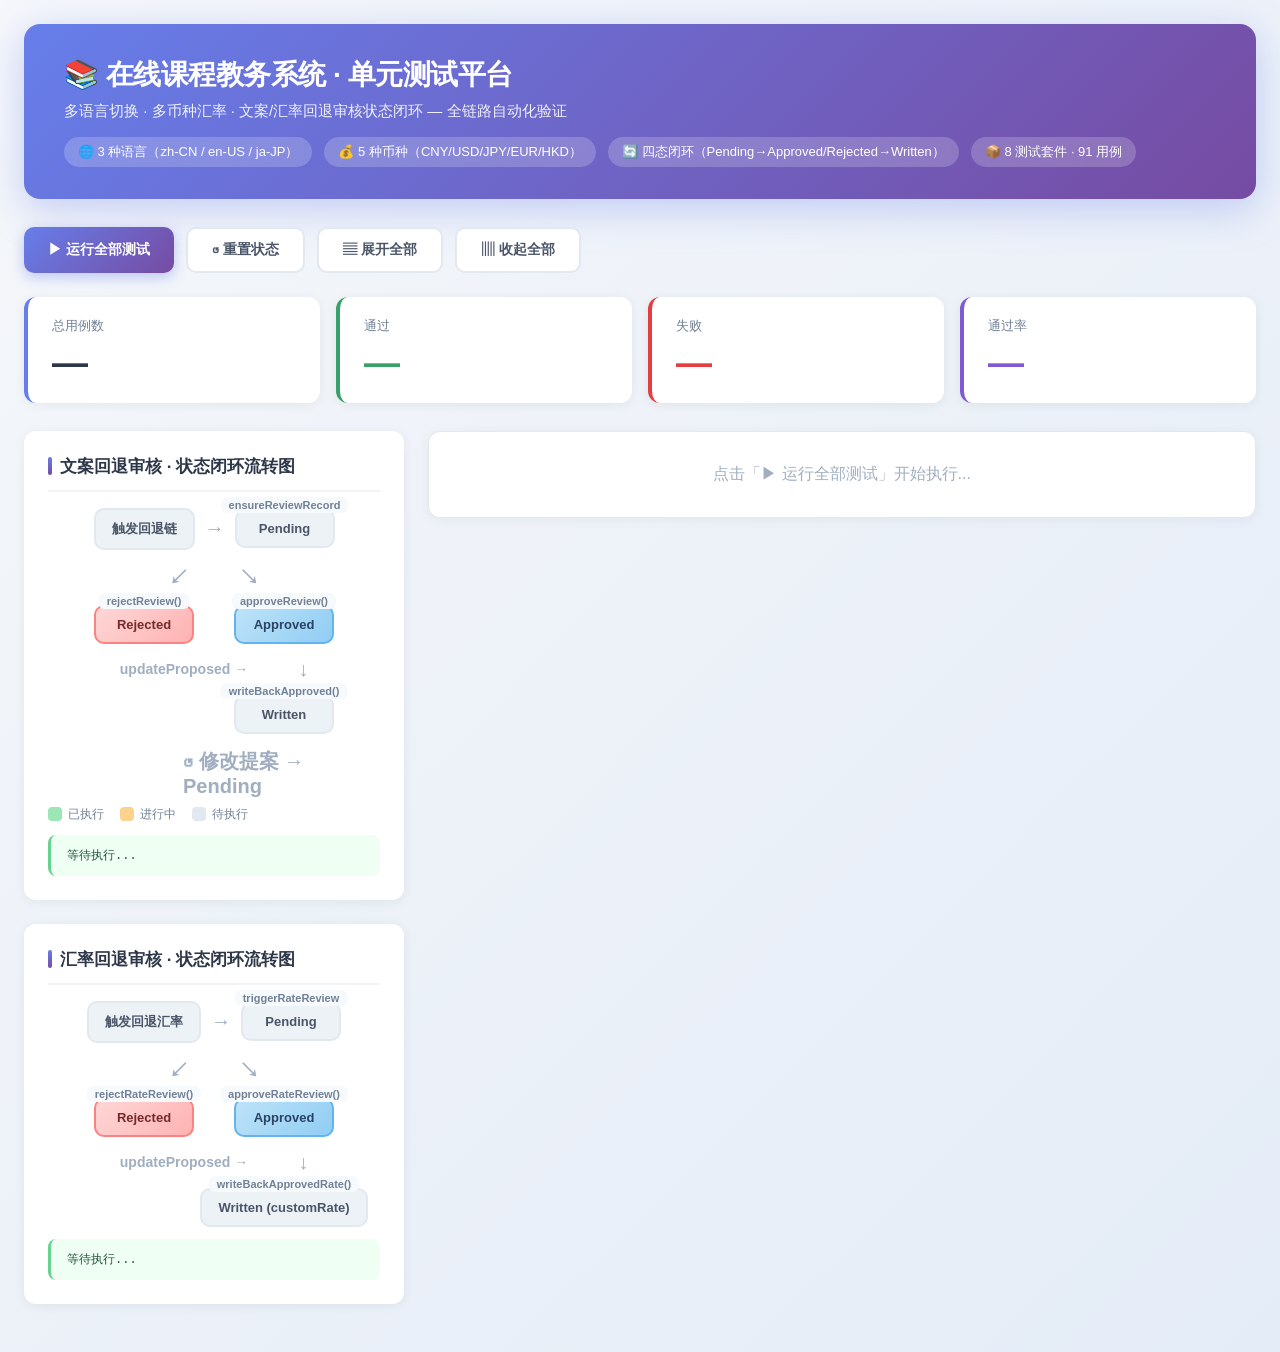
<file: test.html>
<!DOCTYPE html>
<html lang="zh-CN">
<head>
<meta charset="UTF-8" />
<meta name="viewport" content="width=device-width, initial-scale=1.0"/>
<title>在线课程教务系统 - 多语言多币种+状态闭环单元测试</title>
<style>
  * { box-sizing: border-box; margin: 0; padding: 0; }
  body {
    font-family: -apple-system, BlinkMacSystemFont, "Segoe UI", "PingFang SC", "Hiragino Sans GB", "Microsoft YaHei", sans-serif;
    background: linear-gradient(135deg, #f5f7fa 0%, #e4ecf7 100%);
    color: #1a202c;
    min-height: 100vh;
    padding: 24px;
  }
  .container { max-width: 1400px; margin: 0 auto; }
  header {
    background: linear-gradient(135deg, #667eea 0%, #764ba2 100%);
    color: white;
    padding: 32px 40px;
    border-radius: 16px;
    margin-bottom: 28px;
    box-shadow: 0 10px 40px rgba(102,126,234,0.35);
  }
  header h1 { font-size: 28px; font-weight: 700; margin-bottom: 8px; letter-spacing: -0.5px; }
  header p { font-size: 15px; opacity: 0.9; }
  .header-badges { margin-top: 16px; display: flex; gap: 12px; flex-wrap: wrap; }
  .badge {
    background: rgba(255,255,255,0.2);
    backdrop-filter: blur(8px);
    padding: 6px 14px;
    border-radius: 100px;
    font-size: 13px;
    font-weight: 500;
  }
  .summary-grid {
    display: grid;
    grid-template-columns: repeat(4, 1fr);
    gap: 16px;
    margin-bottom: 28px;
  }
  .stat-card {
    background: white;
    padding: 20px 24px;
    border-radius: 12px;
    box-shadow: 0 2px 12px rgba(0,0,0,0.06);
    border-left: 4px solid #667eea;
  }
  .stat-card h3 { font-size: 13px; color: #718096; font-weight: 500; margin-bottom: 8px; }
  .stat-card .value { font-size: 36px; font-weight: 700; line-height: 1.1; }
  .stat-card.total .value { color: #2d3748; }
  .stat-card.pass { border-left-color: #38a169; }
  .stat-card.pass .value { color: #38a169; }
  .stat-card.fail { border-left-color: #e53e3e; }
  .stat-card.fail .value { color: #e53e3e; }
  .stat-card.rate { border-left-color: #805ad5; }
  .stat-card.rate .value { color: #805ad5; }
  .layout {
    display: grid;
    grid-template-columns: 380px 1fr;
    gap: 24px;
  }
  .panel {
    background: white;
    border-radius: 12px;
    padding: 24px;
    box-shadow: 0 2px 12px rgba(0,0,0,0.06);
    margin-bottom: 24px;
  }
  .panel h2 {
    font-size: 17px;
    font-weight: 600;
    margin-bottom: 16px;
    color: #2d3748;
    padding-bottom: 12px;
    border-bottom: 2px solid #f0f4f8;
    display: flex;
    align-items: center;
    gap: 8px;
  }
  .panel h2::before {
    content: '';
    width: 4px;
    height: 18px;
    background: linear-gradient(180deg, #667eea, #764ba2);
    border-radius: 2px;
  }
  .flow-diagram {
    display: flex;
    flex-direction: column;
    gap: 14px;
  }
  .flow-row {
    display: flex;
    align-items: center;
    justify-content: center;
    gap: 10px;
  }
  .flow-node {
    padding: 10px 16px;
    border-radius: 10px;
    font-size: 13px;
    font-weight: 600;
    background: #edf2f7;
    color: #4a5568;
    border: 2px solid #e2e8f0;
    transition: all 0.3s ease;
    text-align: center;
    min-width: 100px;
    position: relative;
  }
  .flow-node.done {
    background: linear-gradient(135deg, #c6f6d5, #9ae6b4);
    color: #22543d;
    border-color: #68d391;
    box-shadow: 0 2px 8px rgba(56,161,105,0.2);
  }
  .flow-node.current {
    background: linear-gradient(135deg, #fefcbf, #fbd38d);
    color: #744210;
    border-color: #f6ad55;
    box-shadow: 0 2px 8px rgba(237,137,54,0.25);
    animation: pulse 1.2s infinite;
  }
  .flow-node.branch-a { background: linear-gradient(135deg, #fed7d7, #feb2b2); color: #742a2a; border-color: #fc8181; }
  .flow-node.branch-b { background: linear-gradient(135deg, #bee3f8, #90cdf4); color: #2a4365; border-color: #63b3ed; }
  @keyframes pulse {
    0%,100% { transform: scale(1); }
    50% { transform: scale(1.05); }
  }
  .flow-arrow {
    font-size: 20px;
    color: #a0aec0;
    font-weight: bold;
  }
  .flow-label {
    font-size: 11px;
    color: #718096;
    background: #f7fafc;
    padding: 2px 8px;
    border-radius: 6px;
    position: absolute;
    top: -14px;
    left: 50%;
    transform: translateX(-50%);
    white-space: nowrap;
  }
  .actions {
    display: flex;
    gap: 12px;
    margin-bottom: 24px;
    flex-wrap: wrap;
  }
  .btn {
    padding: 12px 24px;
    border-radius: 10px;
    border: none;
    font-size: 14px;
    font-weight: 600;
    cursor: pointer;
    transition: all 0.2s ease;
    display: inline-flex;
    align-items: center;
    gap: 8px;
  }
  .btn-primary {
    background: linear-gradient(135deg, #667eea, #764ba2);
    color: white;
    box-shadow: 0 4px 14px rgba(102,126,234,0.4);
  }
  .btn-primary:hover { transform: translateY(-1px); box-shadow: 0 6px 20px rgba(102,126,234,0.5); }
  .btn-secondary {
    background: white;
    color: #4a5568;
    border: 2px solid #e2e8f0;
  }
  .btn-secondary:hover { border-color: #cbd5e0; background: #f7fafc; }
  .btn:disabled { opacity: 0.5; cursor: not-allowed; transform: none; }
  .suite {
    background: white;
    border-radius: 12px;
    margin-bottom: 16px;
    overflow: hidden;
    box-shadow: 0 2px 12px rgba(0,0,0,0.05);
    border: 1px solid #e2e8f0;
  }
  .suite-header {
    padding: 16px 20px;
    background: linear-gradient(90deg, #f7fafc, #edf2f7);
    display: flex;
    align-items: center;
    justify-content: space-between;
    cursor: pointer;
    user-select: none;
  }
  .suite-header:hover { background: linear-gradient(90deg, #edf2f7, #e2e8f0); }
  .suite-title {
    display: flex;
    align-items: center;
    gap: 12px;
    font-weight: 600;
    font-size: 15px;
    color: #2d3748;
  }
  .suite-num {
    width: 32px;
    height: 32px;
    border-radius: 8px;
    background: linear-gradient(135deg, #667eea, #764ba2);
    color: white;
    display: flex;
    align-items: center;
    justify-content: center;
    font-weight: 700;
    font-size: 14px;
    flex-shrink: 0;
  }
  .suite-stats {
    display: flex;
    gap: 10px;
    align-items: center;
  }
  .suite-stats span {
    padding: 4px 10px;
    border-radius: 8px;
    font-size: 12px;
    font-weight: 600;
  }
  .suite-stats .pass-count { background: #c6f6d5; color: #22543d; }
  .suite-stats .fail-count { background: #fed7d7; color: #742a2a; }
  .suite-stats .total-count { background: #e2e8f0; color: #4a5568; }
  .suite-body { padding: 0; max-height: 0; overflow: hidden; transition: max-height 0.3s ease; }
  .suite-body.open { max-height: 5000px; }
  .case {
    padding: 12px 20px;
    border-top: 1px solid #f0f4f8;
    display: flex;
    align-items: flex-start;
    gap: 12px;
    font-size: 13px;
  }
  .case-icon {
    width: 22px;
    height: 22px;
    border-radius: 50%;
    display: flex;
    align-items: center;
    justify-content: center;
    font-size: 12px;
    font-weight: bold;
    flex-shrink: 0;
    margin-top: 1px;
  }
  .case-icon.pass { background: #38a169; color: white; }
  .case-icon.fail { background: #e53e3e; color: white; }
  .case-icon.pending { background: #e2e8f0; color: #718096; }
  .case-icon.running { background: #ed8936; color: white; animation: spin 1s linear infinite; }
  @keyframes spin { to { transform: rotate(360deg); } }
  .case-info { flex: 1; }
  .case-name { font-weight: 600; color: #2d3748; margin-bottom: 3px; }
  .case-desc { color: #718096; font-size: 12px; line-height: 1.5; }
  .case-error {
    margin-top: 6px;
    padding: 8px 12px;
    background: #fff5f5;
    border-left: 3px solid #fc8181;
    border-radius: 0 6px 6px 0;
    color: #742a2a;
    font-size: 12px;
    font-family: "SF Mono", "Consolas", monospace;
    line-height: 1.5;
    white-space: pre-wrap;
    word-break: break-all;
  }
  .case-duration {
    font-size: 11px;
    color: #a0aec0;
    font-family: monospace;
    flex-shrink: 0;
    padding-top: 3px;
  }
  .current-step-log {
    padding: 12px 16px;
    background: #f0fff4;
    border-radius: 8px;
    font-size: 12px;
    color: #22543d;
    font-family: monospace;
    min-height: 40px;
    margin-top: 12px;
    border-left: 3px solid #68d391;
  }
  .legend {
    display: flex;
    gap: 16px;
    flex-wrap: wrap;
    margin-top: 8px;
  }
  .legend-item {
    display: flex;
    align-items: center;
    gap: 6px;
    font-size: 12px;
    color: #718096;
  }
  .legend-dot {
    width: 14px;
    height: 14px;
    border-radius: 4px;
  }
  @media (max-width: 1100px) {
    .layout { grid-template-columns: 1fr; }
    .summary-grid { grid-template-columns: repeat(2, 1fr); }
  }
</style>
</head>
<body>
<div class="container">
  <header>
    <h1>📚 在线课程教务系统 · 单元测试平台</h1>
    <p>多语言切换 · 多币种汇率 · 文案/汇率回退审核状态闭环 — 全链路自动化验证</p>
    <div class="header-badges">
      <span class="badge">🌐 3 种语言（zh-CN / en-US / ja-JP）</span>
      <span class="badge">💰 5 种币种（CNY/USD/JPY/EUR/HKD）</span>
      <span class="badge">🔄 四态闭环（Pending→Approved/Rejected→Written）</span>
      <span class="badge">📦 8 测试套件 · 91 用例</span>
    </div>
  </header>

  <div class="actions">
    <button class="btn btn-primary" id="btnRunAll">▶ 运行全部测试</button>
    <button class="btn btn-secondary" id="btnReset">↺ 重置状态</button>
    <button class="btn btn-secondary" id="btnExpandAll">▤ 展开全部</button>
    <button class="btn btn-secondary" id="btnCollapseAll">▥ 收起全部</button>
  </div>

  <div class="summary-grid">
    <div class="stat-card total">
      <h3>总用例数</h3>
      <div class="value" id="statTotal">—</div>
    </div>
    <div class="stat-card pass">
      <h3>通过</h3>
      <div class="value" id="statPass">—</div>
    </div>
    <div class="stat-card fail">
      <h3>失败</h3>
      <div class="value" id="statFail">—</div>
    </div>
    <div class="stat-card rate">
      <h3>通过率</h3>
      <div class="value" id="statRate">—</div>
    </div>
  </div>

  <div class="layout">
    <div>
      <div class="panel">
        <h2>文案回退审核 · 状态闭环流转图</h2>
        <div class="flow-diagram" id="flowI18n">
          <div class="flow-row">
            <div class="flow-node" data-node="fallback">触发回退链</div>
            <div class="flow-arrow">→</div>
            <div class="flow-node" data-node="pending">
              <span class="flow-label">ensureReviewRecord</span>
              Pending
            </div>
          </div>
          <div class="flow-row">
            <div class="flow-arrow">↙</div>
            <div style="width:30px"></div>
            <div class="flow-arrow">↘</div>
          </div>
          <div class="flow-row">
            <div class="flow-node branch-a" data-node="rejected">
              <span class="flow-label">rejectReview()</span>
              Rejected
            </div>
            <div style="width:20px"></div>
            <div class="flow-node branch-b" data-node="approved">
              <span class="flow-label">approveReview()</span>
              Approved
            </div>
          </div>
          <div class="flow-row">
            <div class="flow-arrow" style="font-size:14px">updateProposed →</div>
            <div style="width:30px"></div>
            <div class="flow-arrow">↓</div>
          </div>
          <div class="flow-row">
            <div style="width:100px"></div>
            <div style="width:20px"></div>
            <div class="flow-node" data-node="written">
              <span class="flow-label">writeBackApproved()</span>
              Written
            </div>
          </div>
          <div class="flow-row">
            <div style="width:100px"></div>
            <div style="width:20px"></div>
            <div class="flow-arrow">↺ 修改提案 → Pending</div>
          </div>
        </div>
        <div class="legend">
          <div class="legend-item"><div class="legend-dot" style="background:#9ae6b4"></div>已执行</div>
          <div class="legend-item"><div class="legend-dot" style="background:#fbd38d"></div>进行中</div>
          <div class="legend-item"><div class="legend-dot" style="background:#e2e8f0"></div>待执行</div>
        </div>
        <div class="current-step-log" id="i18nStepLog">等待执行...</div>
      </div>

      <div class="panel">
        <h2>汇率回退审核 · 状态闭环流转图</h2>
        <div class="flow-diagram" id="flowCurrency">
          <div class="flow-row">
            <div class="flow-node" data-node="fallback">触发回退汇率</div>
            <div class="flow-arrow">→</div>
            <div class="flow-node" data-node="pending">
              <span class="flow-label">triggerRateReview</span>
              Pending
            </div>
          </div>
          <div class="flow-row">
            <div class="flow-arrow">↙</div>
            <div style="width:30px"></div>
            <div class="flow-arrow">↘</div>
          </div>
          <div class="flow-row">
            <div class="flow-node branch-a" data-node="rejected">
              <span class="flow-label">rejectRateReview()</span>
              Rejected
            </div>
            <div style="width:20px"></div>
            <div class="flow-node branch-b" data-node="approved">
              <span class="flow-label">approveRateReview()</span>
              Approved
            </div>
          </div>
          <div class="flow-row">
            <div class="flow-arrow" style="font-size:14px">updateProposed →</div>
            <div style="width:30px"></div>
            <div class="flow-arrow">↓</div>
          </div>
          <div class="flow-row">
            <div style="width:100px"></div>
            <div style="width:20px"></div>
            <div class="flow-node" data-node="written">
              <span class="flow-label">writeBackApprovedRate()</span>
              Written (customRate)
            </div>
          </div>
        </div>
        <div class="current-step-log" id="currencyStepLog">等待执行...</div>
      </div>
    </div>

    <div id="suitesContainer">
      <div class="suite" style="padding:32px;text-align:center;color:#a0aec0;">
        点击「▶ 运行全部测试」开始执行...
      </div>
    </div>
  </div>
</div>

<script src="frontend/locales/zh-CN.js"></script>
<script src="frontend/locales/en-US.js"></script>
<script src="frontend/locales/ja-JP.js"></script>
<script src="frontend/utils/i18n.js"></script>
<script src="frontend/utils/currency.js"></script>
<script src="frontend/utils/store.js"></script>
<script src="frontend/tests/runner.js"></script>
<script>
  document.getElementById('btnRunAll').addEventListener('click', function() {
    this.disabled = true;
    this.textContent = '⏳ 执行中...';
    runAllTests().finally(() => {
      this.disabled = false;
      this.textContent = '▶ 运行全部测试';
    });
  });
  document.getElementById('btnReset').addEventListener('click', function() {
    location.reload();
  });
  document.getElementById('btnExpandAll').addEventListener('click', function() {
    document.querySelectorAll('.suite-body').forEach(b => b.classList.add('open'));
  });
  document.getElementById('btnCollapseAll').addEventListener('click', function() {
    document.querySelectorAll('.suite-body').forEach(b => b.classList.remove('open'));
  });
</script>
</body>
</html>
</file>
